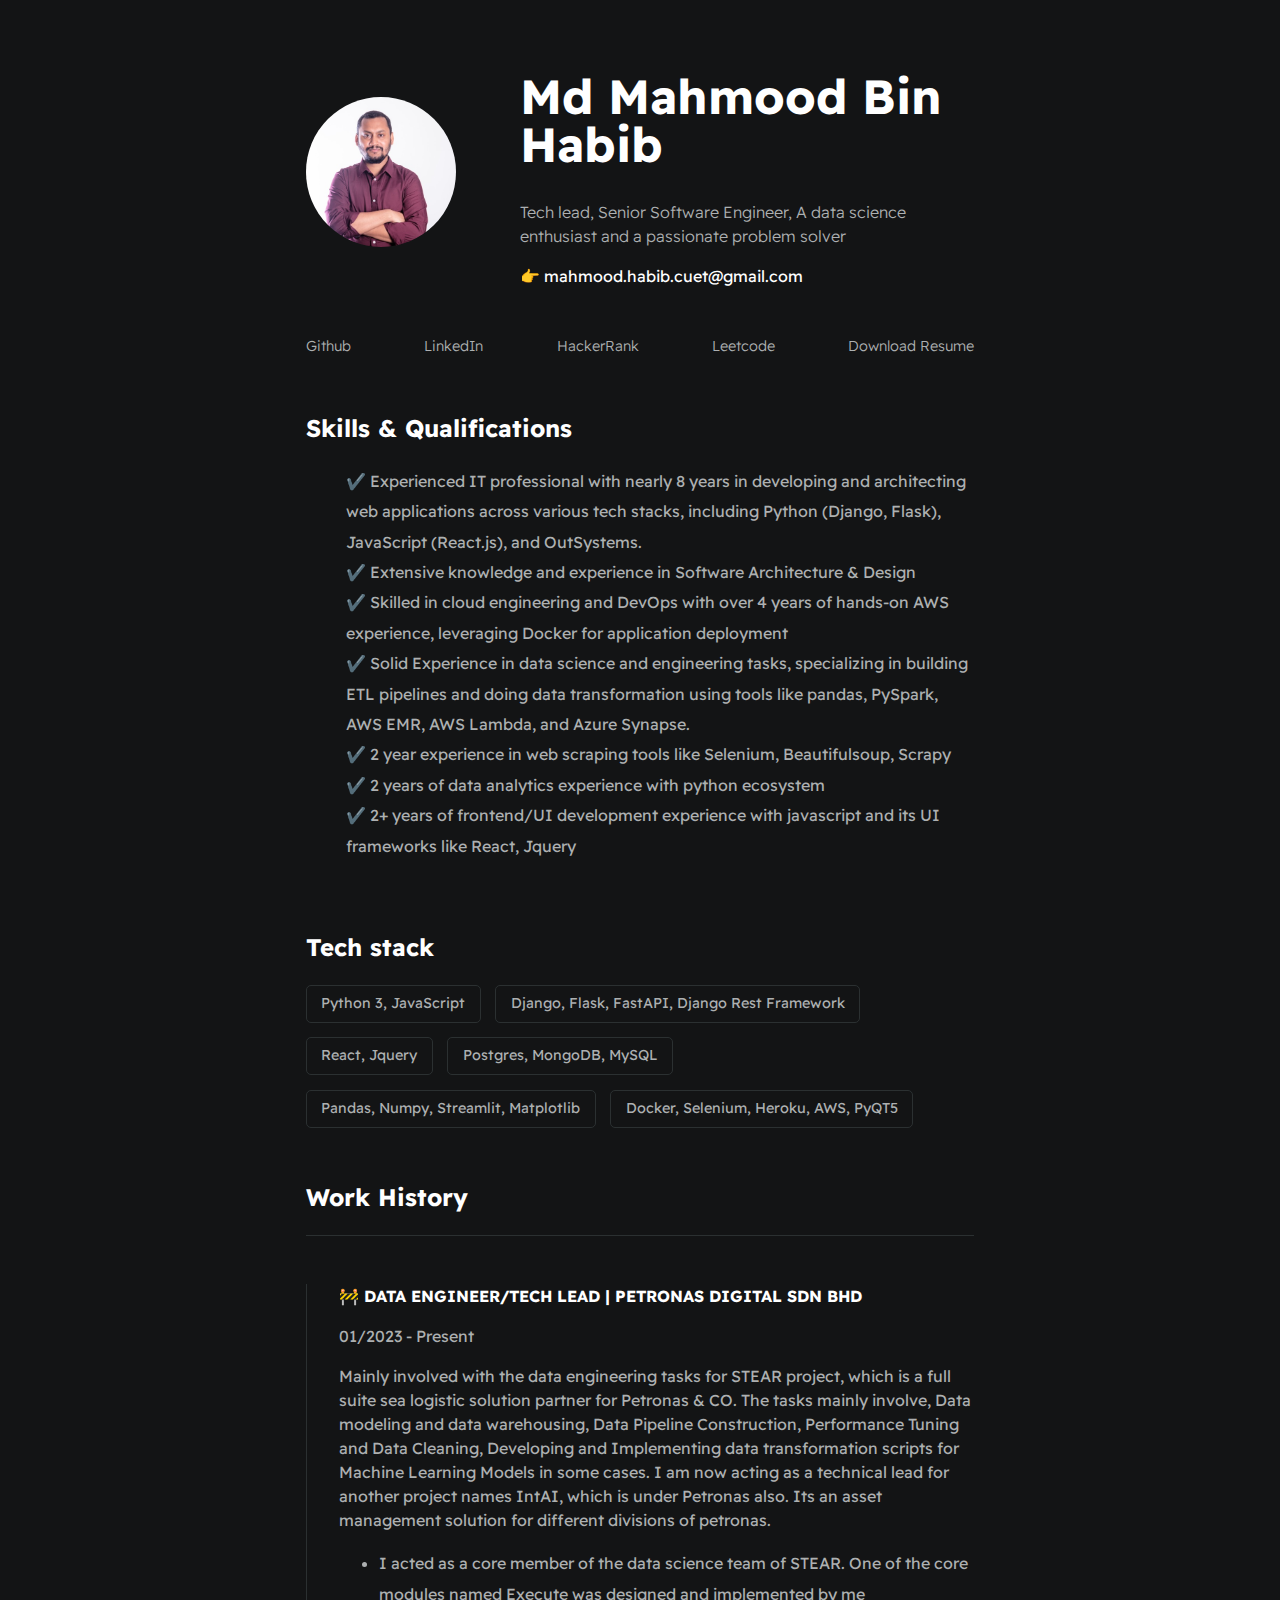
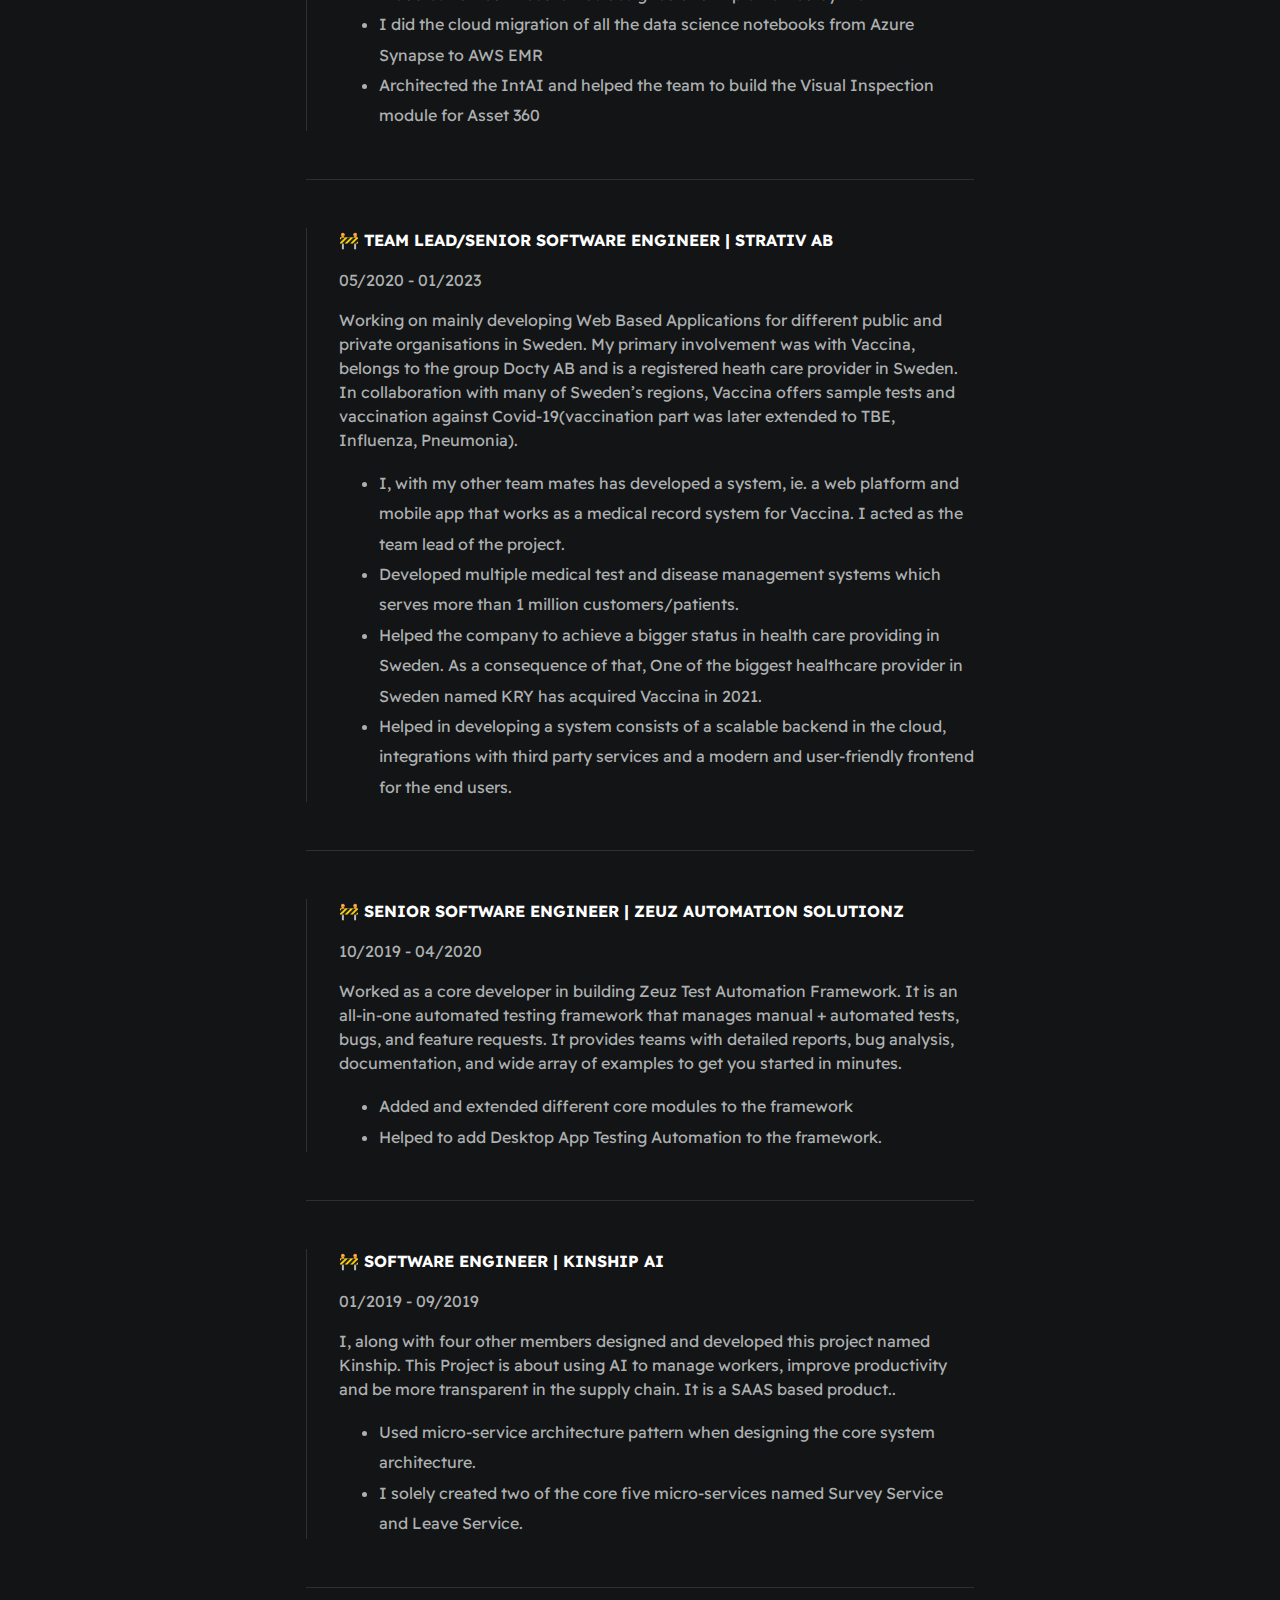
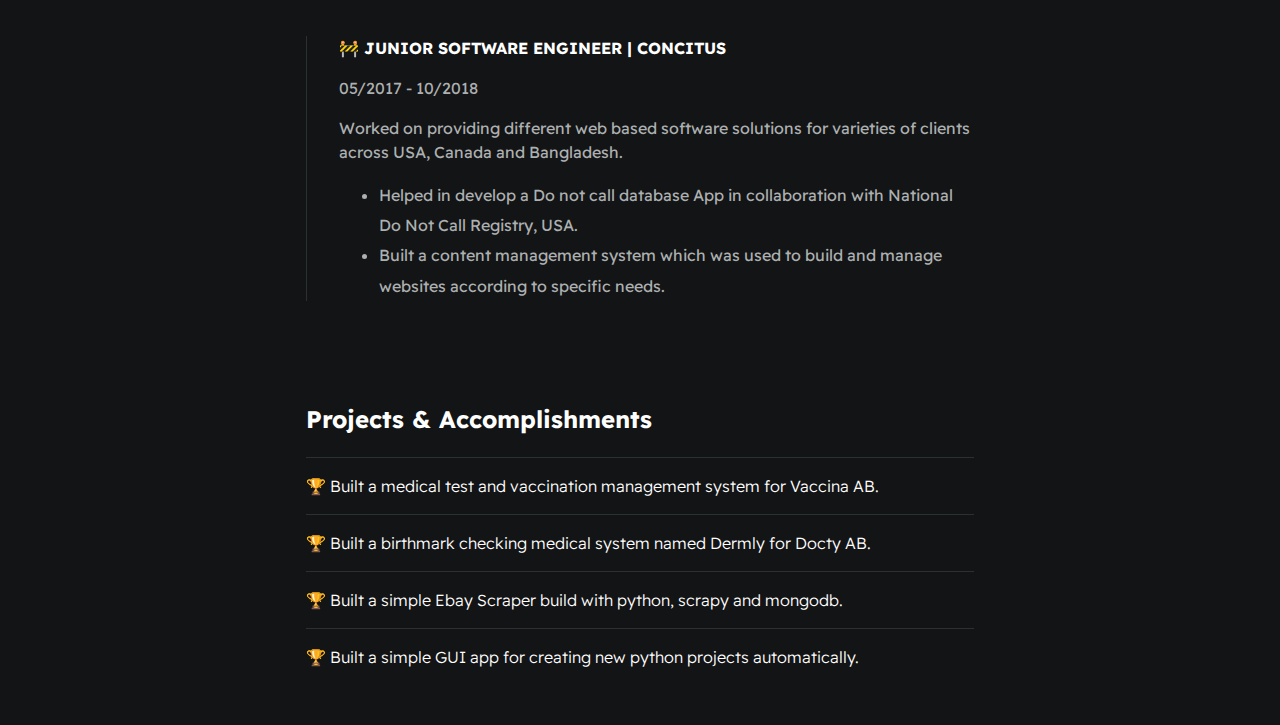
<file: index.html>
<!DOCTYPE html>
<html lang="en">
<head>
    <meta charset="UTF-8">
    <meta http-equiv="X-UA-Compatible" content="IE=edge">
    <meta name="viewport" content="width=device-width, initial-scale=1.0">
    <title>Digital Resume of Md Mahmood Bin Habib</title>
    <meta name="viewport" content="width=device-width, initial-scale=1">
    <link rel="stylesheet" type="text/css" media="screen" href="./styles/main.css">
</head>
<body>

    <div id="container--main">
        <section id="wrapper--hero" class="section--page">
            <img id="profile-pic" src="./assets/images/resized.jpeg" />

            <div>
                <h1 id="user-name">Md Mahmood Bin Habib</h1>
                <p id="bio">Tech lead, Senior Software Engineer, A data science enthusiast and a passionate problem solver</p>
                <p id="email">👉 mahmood.habib.cuet@gmail.com</p>
            </div> 
        </section>

        <section class="section--page">

            <div id="socials--list">
                <a href="https://github.com/ShaonMahmood" target="_blank">Github</a>
                <a href="https://www.linkedin.com/in/md-mahmood-bin-habib-b29893137" target="_blank">LinkedIn</a>
                <a href="https://hackerrank.com/mahmood_habib_c1" target="_blank">HackerRank</a>
                <a href="https://leetcode.com/Mahmood261342/" target="_blank">Leetcode</a>
                <a href="./assets/Mahmood_Resume.pdf" target="_blank">Download Resume</a>
            </div>

        </section>

        <section class="section--page">
            <h2>Skills & Qualifications</h2>
            <ul id="qualifications--list">
                
                
                <li>✔️ Experienced IT professional with nearly 8 years in developing and architecting web applications across 
                    various tech stacks, including Python (Django, Flask), JavaScript (React.js), and OutSystems.</li>
                <li>✔️ Extensive knowledge and experience in Software Architecture & Design</li>
                <li>✔️ Skilled in cloud engineering and DevOps with over 4 years of hands-on AWS experience, 
                    leveraging Docker for application deployment</li>
                <li>✔️ Solid Experience in data science and engineering tasks, specializing in building 
                    ETL pipelines and doing data transformation using tools like pandas, PySpark, AWS EMR, AWS Lambda, and Azure Synapse.</li>
                <li>✔️ 2 year experience in web scraping tools like 
                    Selenium, Beautifulsoup, Scrapy</li>
                <li>✔️ 2 years of data analytics experience with python ecosystem</li>
                <li>✔️ 2+ years of frontend/UI development experience with javascript 
                    and its UI frameworks like React, Jquery</li>
               
            </ul>
        </section>


        <section class="section--page">
                <h2>Tech stack</h2>

                <div id="wrapper--techstack__items">
                    <div class="card--techstack"><span>Python 3, JavaScript</span></div>
                    <div class="card--techstack"><span>Django, Flask, FastAPI, Django Rest Framework</span></div>
                    <div class="card--techstack"><span>React, Jquery</span></div>
                    <div class="card--techstack"><span>Postgres, MongoDB, MySQL</span></div>
                    <div class="card--techstack"><span>Pandas, Numpy, Streamlit, Matplotlib</span></div>
                    <div class="card--techstack"><span>Docker, Selenium, Heroku, AWS, PyQT5</span></div>
                </div>
            </section>

            <section id="work-history-wrapper" class="section--page">
                <h2>Work History</h2>

                <div class="line-break"></div>
                <div class="card--work-history">
                    <strong>🚧 DATA ENGINEER/TECH LEAD | PETRONAS DIGITAL SDN BHD</strong>
                    <p>01/2023 - Present</p>
                    <p>Mainly involved with the data engineering tasks for STEAR project, which is a full suite sea 
                        logistic solution partner for Petronas & CO. The tasks mainly involve, Data modeling and data 
                        warehousing, Data Pipeline Construction, Performance Tuning and Data Cleaning, Developing and 
                        Implementing data transformation scripts for Machine Learning Models in some cases. I am now acting 
                        as a technical lead for another project names IntAI, which is under Petronas also. Its an 
                        asset management solution for different divisions of petronas.</p>
                    <ul>
                        <li> I acted as a core member of the data science team of STEAR. One of the core modules 
                            named Execute was designed and implemented by me</li>
                        <li> I did the cloud migration of all the data science notebooks from Azure Synapse to AWS EMR</li>
                        <li> Architected the IntAI and helped the team to build the Visual Inspection module for Asset 360</li>
                        
                    </ul>
                </div>

                <div class="line-break"></div>
                <div class="card--work-history">
                    <strong>🚧 TEAM LEAD/SENIOR SOFTWARE ENGINEER | STRATIV AB</strong>
                    <p>05/2020 - 01/2023</p>
                    <p>Working on mainly developing Web Based Applications for different public and private organisations in Sweden. 
                        My primary involvement was with Vaccina, belongs to the group Docty AB and is a registered heath care provider in Sweden. 
                        In collaboration with many of Sweden’s regions, Vaccina offers sample tests and vaccination against Covid-19(vaccination part was 
                        later extended to TBE, Influenza, Pneumonia).</p>
                    <ul>
                        <li>I, with my other team mates has
                            developed a system, ie. a web platform and mobile app that works as a medical record system for Vaccina. 
                            I acted as the team lead of the project.</li>
                        <li>Developed multiple medical test and disease management systems which serves more than 1 million customers/patients.</li>
                        <li>Helped the company to achieve a bigger status in health care providing in Sweden. As a consequence of that, 
                            One of the biggest healthcare provider in Sweden named KRY has acquired Vaccina in 2021.</li>
                        <li>Helped in developing a system consists of a scalable backend in the cloud, integrations 
                            with third party services and a modern and user-friendly frontend for the end users.</li>
                    </ul>
                </div>

                <div class="line-break"></div>

                <div class="card--work-history">
                    <strong>🚧 SENIOR SOFTWARE ENGINEER | ZEUZ AUTOMATION SOLUTIONZ</strong>
                    <p>10/2019 - 04/2020</p>
                    <p>Worked as a core developer in building Zeuz Test Automation Framework. It is an all-in-one automated testing framework that 
                        manages manual + automated tests, bugs, and feature requests. It provides teams with detailed reports, bug analysis, 
                        documentation, and wide array of examples to get you started in minutes.</p>
                    <ul>
                        <li>Added and extended different core modules to the framework</li>
                        <li>Helped to add Desktop App Testing Automation to the framework.</li>
                    </ul>
                </div>

                <div class="line-break"></div>

                <div class="card--work-history">
                    <strong>🚧 SOFTWARE ENGINEER | KINSHIP AI</strong>
                    <p>01/2019 - 09/2019</p>
                    <p>I, along with four other members designed and developed this project named Kinship. 
                        This Project is about using AI to manage workers, improve productivity and be 
                        more transparent in the supply chain. It is a SAAS based product..</p>
                    <ul>
                        <li>Used micro-service architecture pattern when designing the core system architecture.</li>
                        <li>I solely created two of the core five micro-services named Survey Service and Leave Service.</li>
                    </ul>
                </div>

                <div class="line-break"></div>

                <div class="card--work-history">
                    <strong>🚧 JUNIOR SOFTWARE ENGINEER | CONCITUS</strong>
                    <p>05/2017 - 10/2018</p>
                    <p>Worked on providing different web based software solutions for varieties of clients across USA, Canada and Bangladesh. </p>
                    <ul>
                        <li>Helped in develop a Do not call database App in collaboration with National Do Not Call Registry, USA.</li>
                        <li>Built a content management system which was used to build and manage websites according to specific needs.</li>
                    </ul>
                </div>
            </section>
        
        <section class="section--page">
            <h2>Projects & Accomplishments</h2>

            <div class="card--project">
                <a href="project1.html" target="_blank"><span>🏆 </span>Built a medical test and vaccination management system for Vaccina AB.</a>
            </div>

            <div class="card--project">
                <a href="project2.html" ><span>🏆 </span>Built a birthmark checking medical system named Dermly for Docty AB.</a>
            </div>

            <div class="card--project">
                <a href="project3.html" ><span>🏆 </span>Built a simple Ebay Scraper build with python, scrapy and mongodb.</a>
            </div>

            <div class="card--project">
                <a href="project4.html"><span>🏆 </span>Built a simple GUI app for creating new python projects automatically.</a>
            </div>

        </section>

    </div>
    
</body>
</html>
</file>
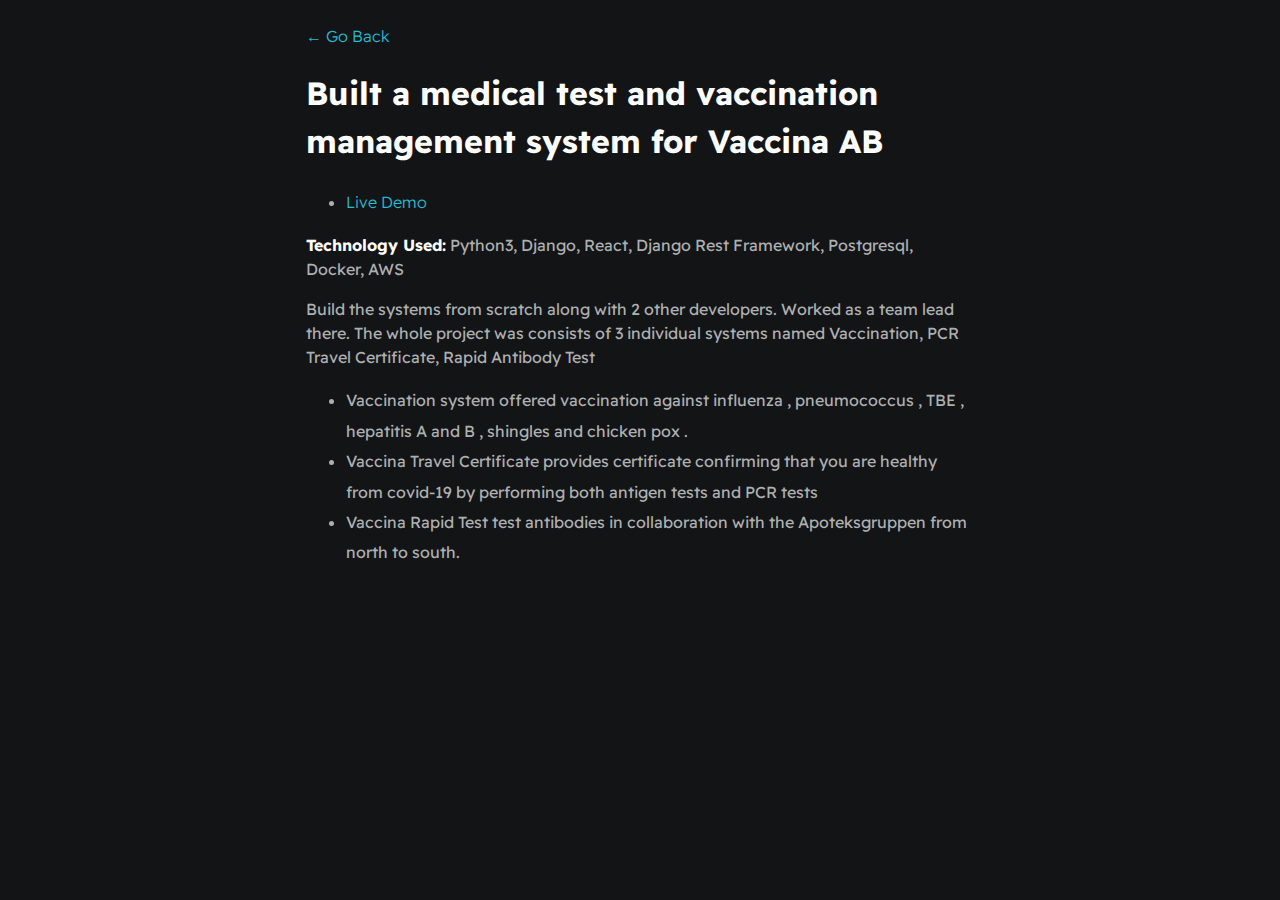
<file: project1.html>
<!DOCTYPE html>
<html>
    <head>
        <meta charset="utf-8">
        <meta http-equiv="X-UA-Compatible" content="IE=edge">
        <title>Md Mahmood Bin Habib</title>
        <meta name="description" content="">
        <meta name="viewport" content="width=device-width, initial-scale=1">
        <link rel="stylesheet" href="./styles/main.css">
    </head>
    <body>
        <div id="container--main">
            <a href="index.html">&#x2190; Go Back</a>
            <h1>Built a medical test and vaccination management system for Vaccina AB</h1>

            <ul>
                <li><a href="https://vaccina.se/">Live Demo</a></li>
            </ul>
            <p><b>Technology Used:</b> Python3, Django, React, Django Rest Framework, Postgresql, Docker, AWS</p>
            <p>Build the systems from scratch along with 2 other developers. Worked as a team lead there. 
                The whole project was consists of 3 individual systems named Vaccination,
                PCR Travel Certificate, Rapid Antibody Test</p>

            <ul>
                <li>Vaccination system offered vaccination against influenza , pneumococcus , TBE , hepatitis A and B , shingles and chicken pox .</li>
                <li>Vaccina Travel Certificate provides certificate confirming that you are healthy 
                    from covid-19 by performing both antigen tests and PCR tests</li>
                <li>Vaccina Rapid Test test antibodies in collaboration with the Apoteksgruppen from north to south.</li>
            </ul>
        </div>
    </body>
</html>
</file>
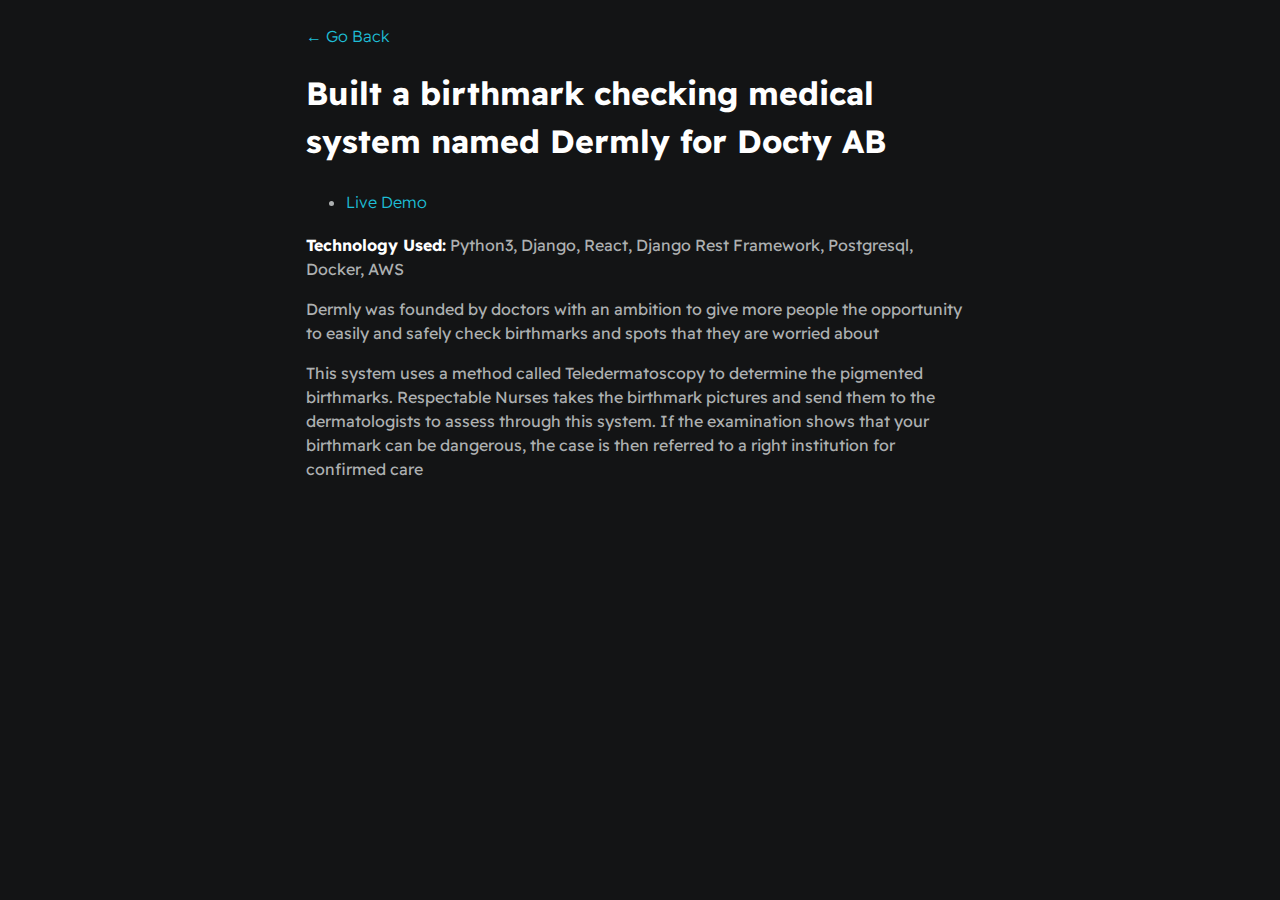
<file: project2.html>
<!DOCTYPE html>
<html>
    <head>
        <meta charset="utf-8">
        <meta http-equiv="X-UA-Compatible" content="IE=edge">
        <title>Md Mahmood Bin Habib</title>
        <meta name="description" content="">
        <meta name="viewport" content="width=device-width, initial-scale=1">
        <link rel="stylesheet" href="./styles/main.css">
    </head>
    <body>
        <div id="container--main">
            <a href="index.html">&#x2190; Go Back</a>
            <h1>Built a birthmark checking medical system named Dermly for Docty AB</h1>

            <ul>
                <li><a href="https://dermly.se/" target="_blank">Live Demo</a></li>
            </ul>
            <p><b>Technology Used:</b> Python3, Django, React, Django Rest Framework, Postgresql, Docker, AWS</p>
            <p>Dermly was founded by doctors with an ambition to give more people the opportunity to 
                easily and safely check birthmarks and spots that they are worried about</p>
            <p>This system uses a method called Teledermatoscopy to determine the pigmented birthmarks. 
                Respectable Nurses takes the birthmark pictures and send them to the dermatologists to assess through this system. 
                If the examination shows that your birthmark can be dangerous, the case is then referred to a right institution for confirmed care</p>
        </div>
    </body>
</html>
</file>
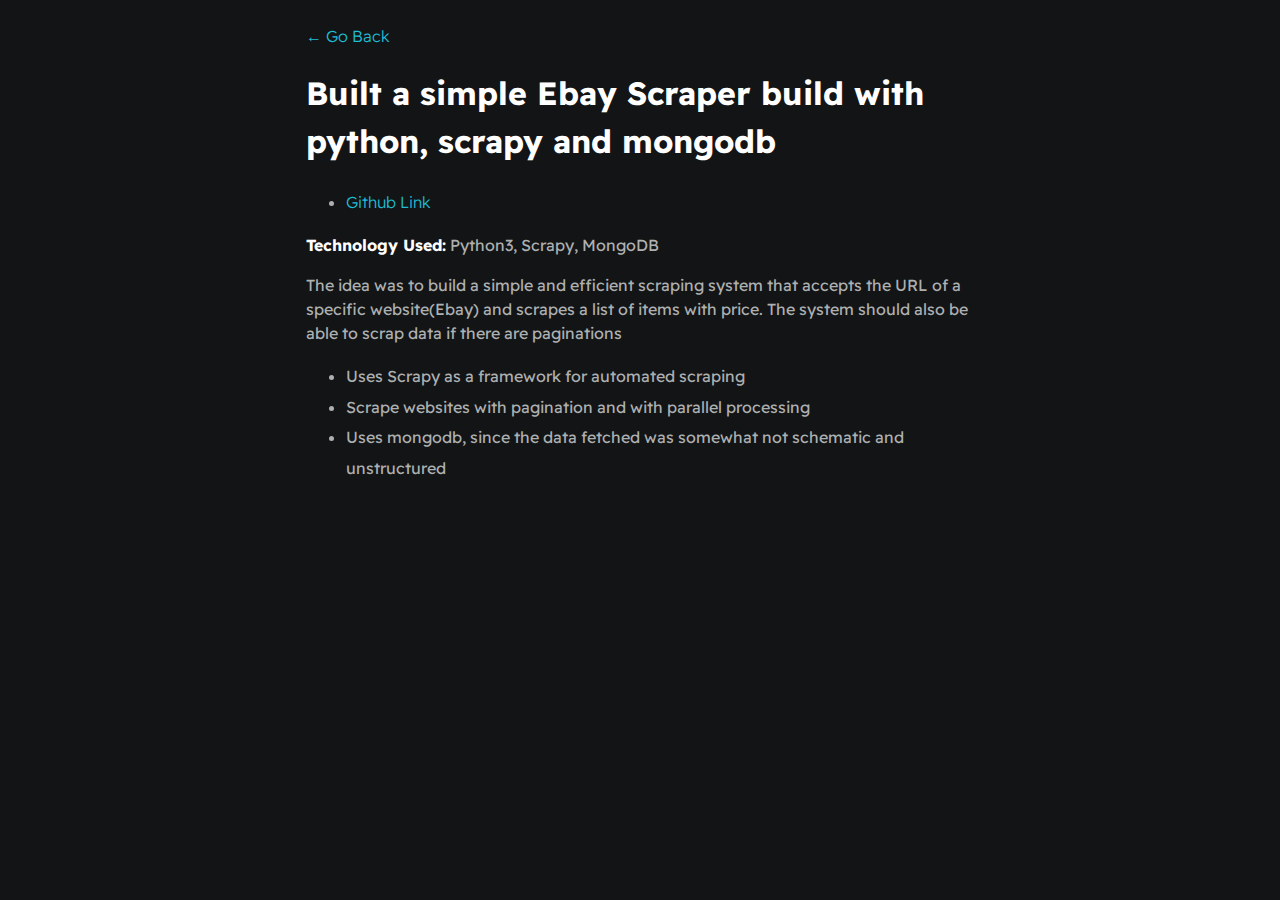
<file: project3.html>
<!DOCTYPE html>
<html>
    <head>
        <meta charset="utf-8">
        <meta http-equiv="X-UA-Compatible" content="IE=edge">
        <title>Md Mahmood Bin Habib</title>
        <meta name="description" content="">
        <meta name="viewport" content="width=device-width, initial-scale=1">
        <link rel="stylesheet" href="./styles/main.css">
    </head>
    <body>
        <div id="container--main">
            <a href="index.html">&#x2190; Go Back</a>
            <h1>Built a simple Ebay Scraper build with python, scrapy and mongodb</h1>

            <ul>
                <li><a href="https://github.com/ShaonMahmood/WebScraper" target="_blank">Github Link</a></li>
            </ul>
            <p><b>Technology Used:</b> Python3, Scrapy, MongoDB</p>
            <p>The idea was to build a simple and efficient scraping system that accepts 
                the URL of a specific website(Ebay) and scrapes a list of items with price. 
                The system should also be able to scrap data if there are paginations</p>

            <ul>
                <li>Uses Scrapy as a framework for automated scraping</li>
                <li>Scrape websites with pagination and with parallel processing</li>
                <li>Uses mongodb, since the data fetched was somewhat not schematic and unstructured</li>
            </ul>
        </div>
    </body>
</html>
</file>
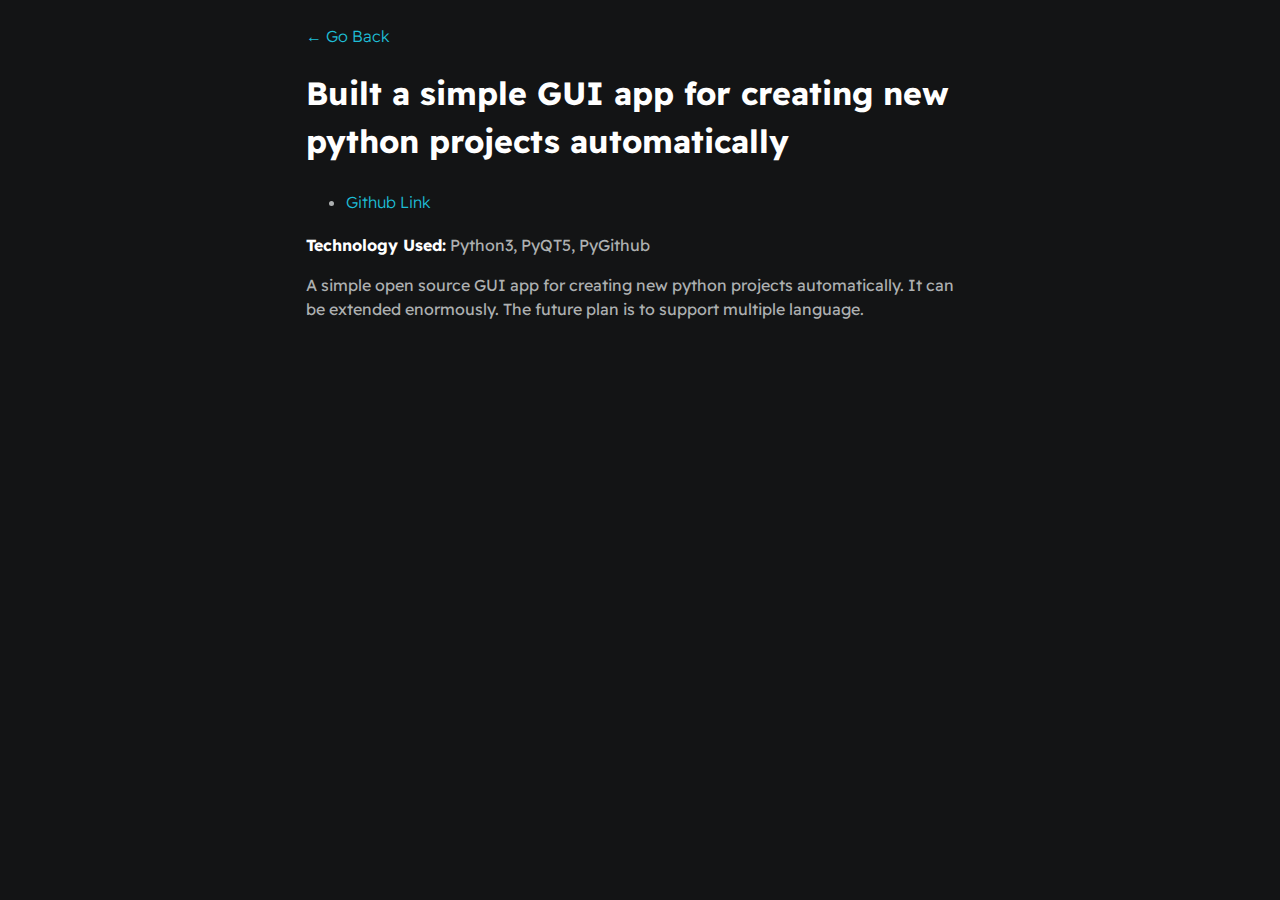
<file: project4.html>
<!DOCTYPE html>
<html>
    <head>
        <meta charset="utf-8">
        <meta http-equiv="X-UA-Compatible" content="IE=edge">
        <title>Md Mahmood Bin Habib</title>
        <meta name="description" content="">
        <meta name="viewport" content="width=device-width, initial-scale=1">
        <link rel="stylesheet" href="./styles/main.css">
    </head>
    <body>
        <div id="container--main">
            <a href="index.html">&#x2190; Go Back</a>
            <h1>Built a simple GUI app for creating new python projects automatically</h1>

            <ul>
                <li><a href="https://github.com/ShaonMahmood/ProjectCreationAutomation" target="_blank">Github Link</a></li>
            </ul>
            <p><b>Technology Used:</b> Python3, PyQT5, PyGithub</p>
            <p>A simple open source GUI app for creating new python projects automatically. It can be extended enormously.
                The future plan is to support multiple language.</p>
        </div>
    </body>
</html>
</file>
<file: styles/main.css>
@import url('https://fonts.googleapis.com/css2?family=Readex+Pro:wght@300;400;500;600;700&display=swap');

:root{
    --mainTextColor-light:#000;
    --secondaryTextColor-light:rgb(51 51 51);
    --mainLinkColor-light:#0da2b8;
    --mainBorderColor-light:rgb(218, 218, 218);
    --mainBgColor-light:rgb(249, 250,251);

    --mainTextColor-dark:#fff;
    --secondaryTextColor-dark:#adb0b1;
    --mainLinkColor-dark:rgb(30, 190,214);
    --mainBorderColor-dark:#2b3031;
    --mainBgColor-dark:#131415;
    
    --mainTextColor:var(--mainTextColor-dark);
    --secondaryTextColor:var(--secondaryTextColor-dark);
    --mainLinkColor:var(--mainLinkColor-dark);
    --mainBorderColor:var(--mainBorderColor-dark);
    --mainBgColor:var(--mainBgColor-dark);

    /* --mainTextColor:var(--mainTextColor-light); 
--secondaryTextColor:(--secondaryTextColor-light);
--mainLinkColor:var(--mainLinkColor-light);
--mainBorderColor:var(--mainBorderColor-light);
--mainBgColor:var(--mainBgColor-light); */

}


*{
    font-family: 'Readex Pro';
    line-height: 1.5em;
    box-sizing: border-box;
    color: var(--mainTextColor);
    
}

body{
    background-color: var(--mainBgColor);            
}

p, span, li{
    color: var(--secondaryTextColor);
    font-size: 1em;
}

a{
    text-decoration: none;
    color: var(--mainLinkColor);
    font-weight: 500;
}

li{
    line-height: 1.9em;
}

#container--main{
    max-width: 700px;
    margin: 0 auto;
    padding: 1em;
}

.section--page{
    padding-top: 1em;
    padding-bottom: 1em;
}

#wrapper--hero{
    display: flex;
    align-items: center;
    gap: 4em;
}

#bio, a{
    font-weight: 300;
}

#user-name{
    font-size: 48px;
    line-height: 1em;
}

#profile-pic{
    width: 150px;
    height: 150px;
    object-fit: cover;
    border-radius: 50%;
}

#email{
    color: var(--mainTextColor);
}

#socials--list{
    display: flex;
    justify-content: space-between;
    column-gap: 1em;
    flex-wrap: wrap;
}

#socials--list a{
    font-weight: 300;
    color: var(--secondaryTextColor);
    font-size: 0.9em;
    transition: 0.3s;
}

#socials--list a:hover{
    font-weight: 100;
    color: var(--mainLinkColor);
    font-size: 0.9em;
}

#qualifications--list{
    list-style: none;
}

#wrapper--techstack__items{
    display: flex;
    flex-wrap: wrap;
    gap: 1em;
    font-size: 0.9em;
}

.card--techstack{
    border: 1px solid var(--mainBorderColor);
    border-radius: 5px;
    padding: 0.5em 1em;
    align-items: center;
}

.card--project{
    padding-top: 1em;
    padding-bottom: 1em;
    border-top: 1px solid var(--mainBorderColor);
}

.card--project a{
    color: var(--mainTextColor);

    transition: 0.3s;
}

.card--project a:hover{
    color: rgb(30, 190,214);

}

.card--work-history{
    border-left: 1px solid var(--mainBorderColor);
    margin-top: 3em;
    margin-bottom: 3em;
    padding-left: 2em;
}

.line-break{
    background-color: var(--mainBorderColor);
    height: 1px;
}


@media(max-width:600px){

    .section--page{
        padding-top: 1em;
        padding-bottom: 1em;
    }

    #wrapper--hero{
        display: flex;
        align-items: center;
        gap: 1em;
    }

    #profile-pic{
        width: 200px;
        height: 200px;
    }

    #wrapper--hero{
        flex-direction: column;
    }

    .card--work-history{
        border-left: none;
        padding-left: 0;
    }
}
</file>
